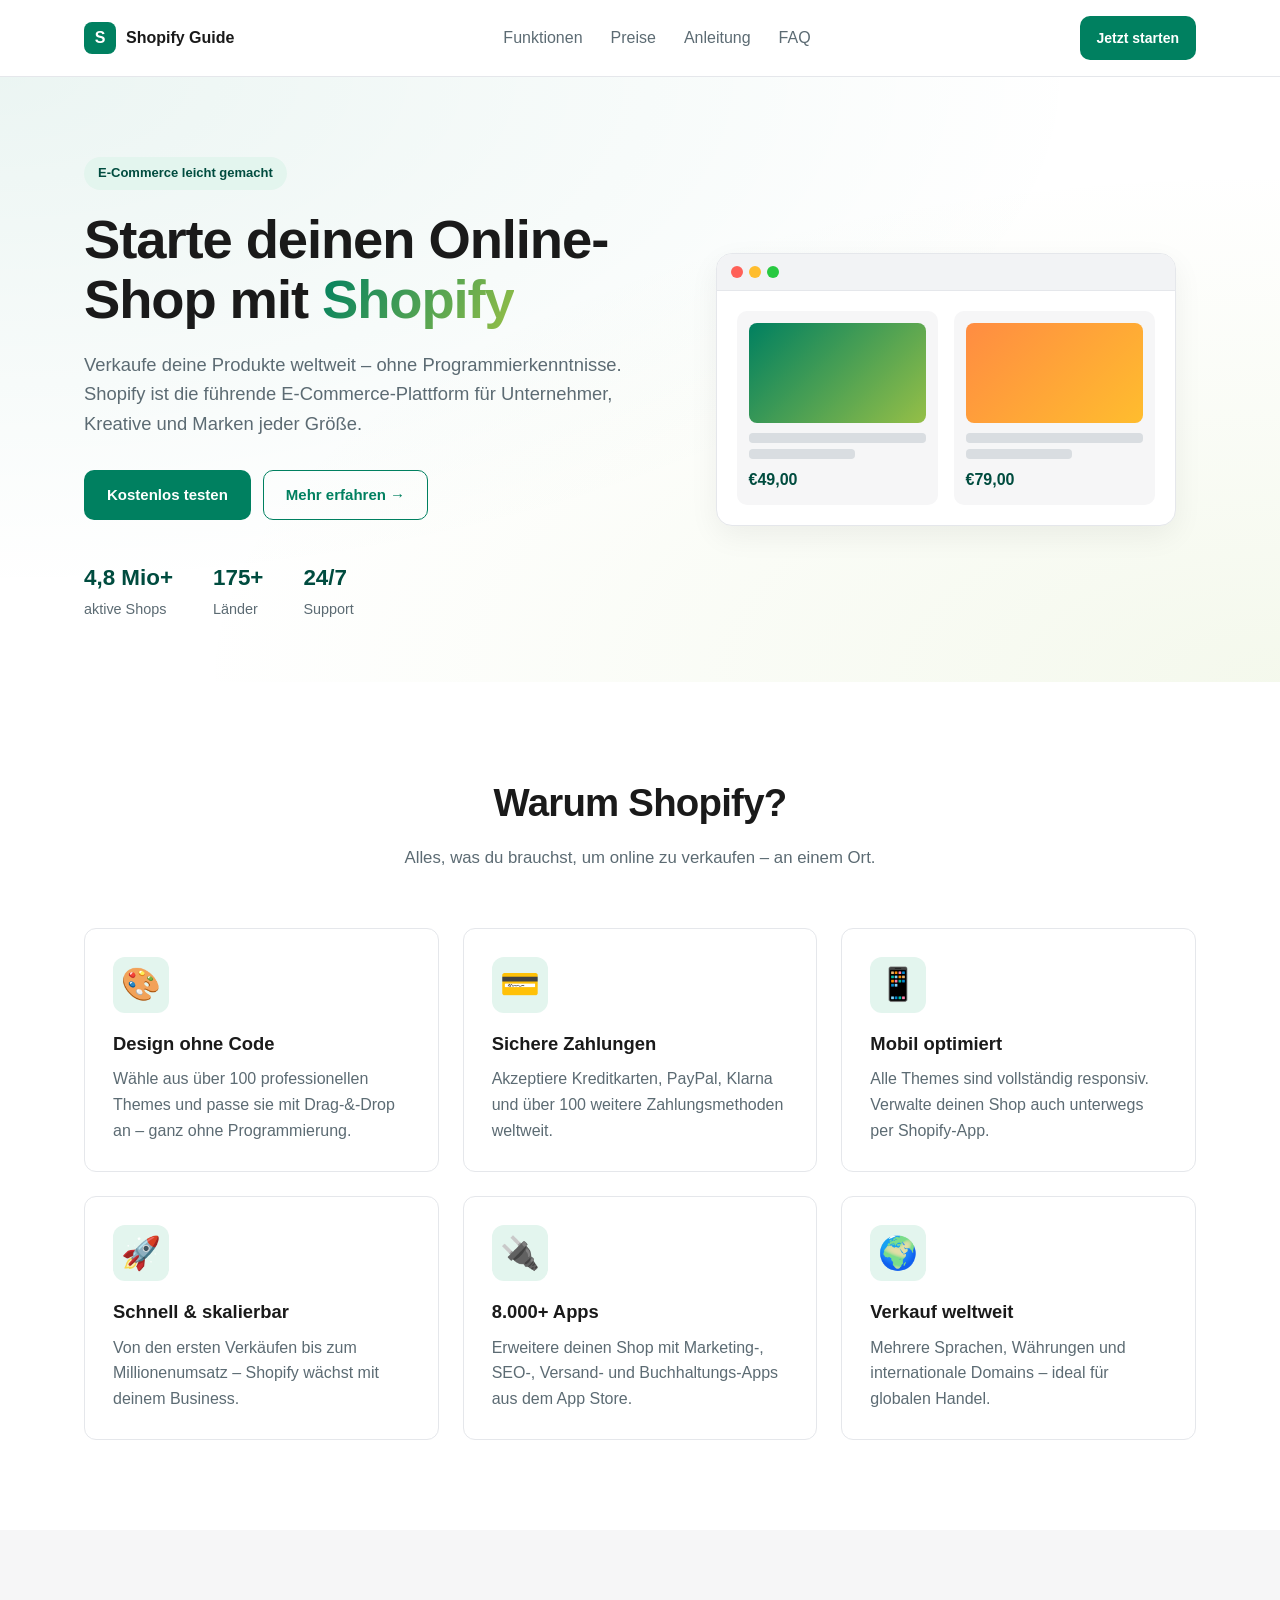
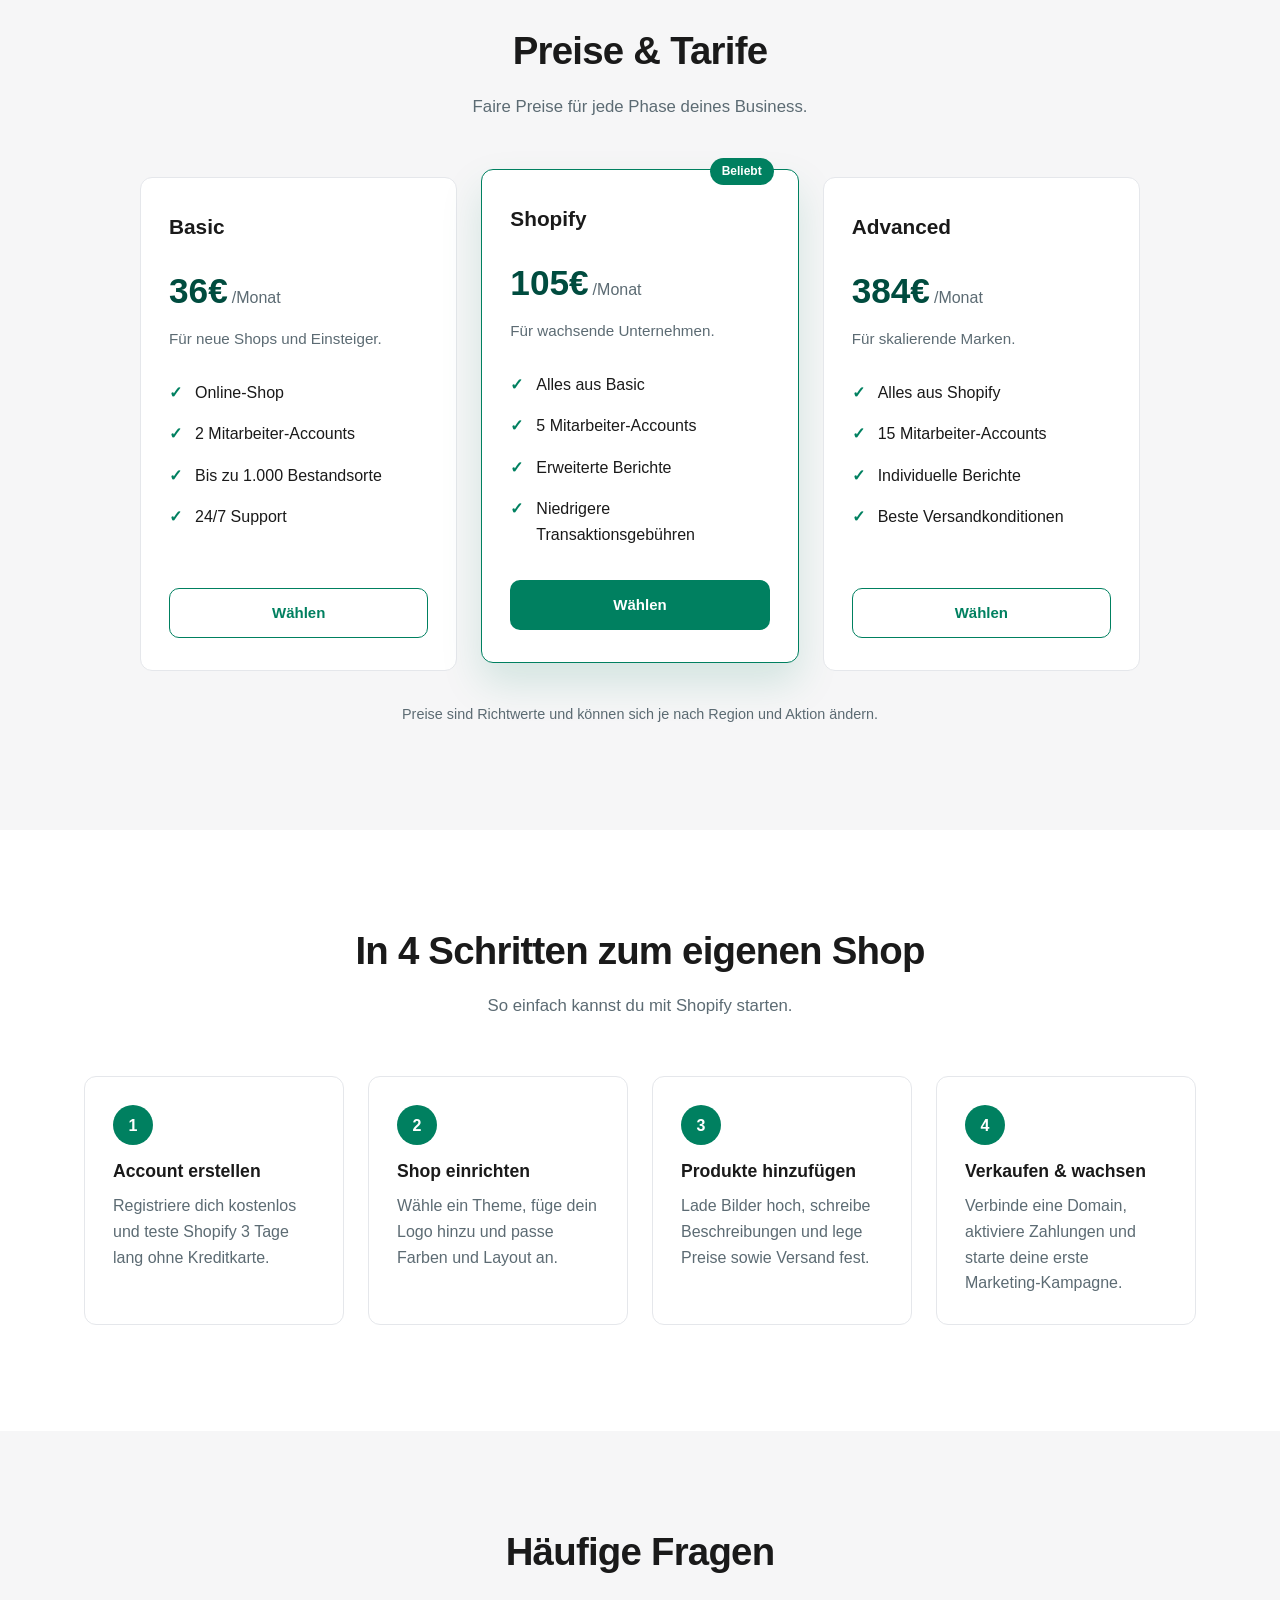
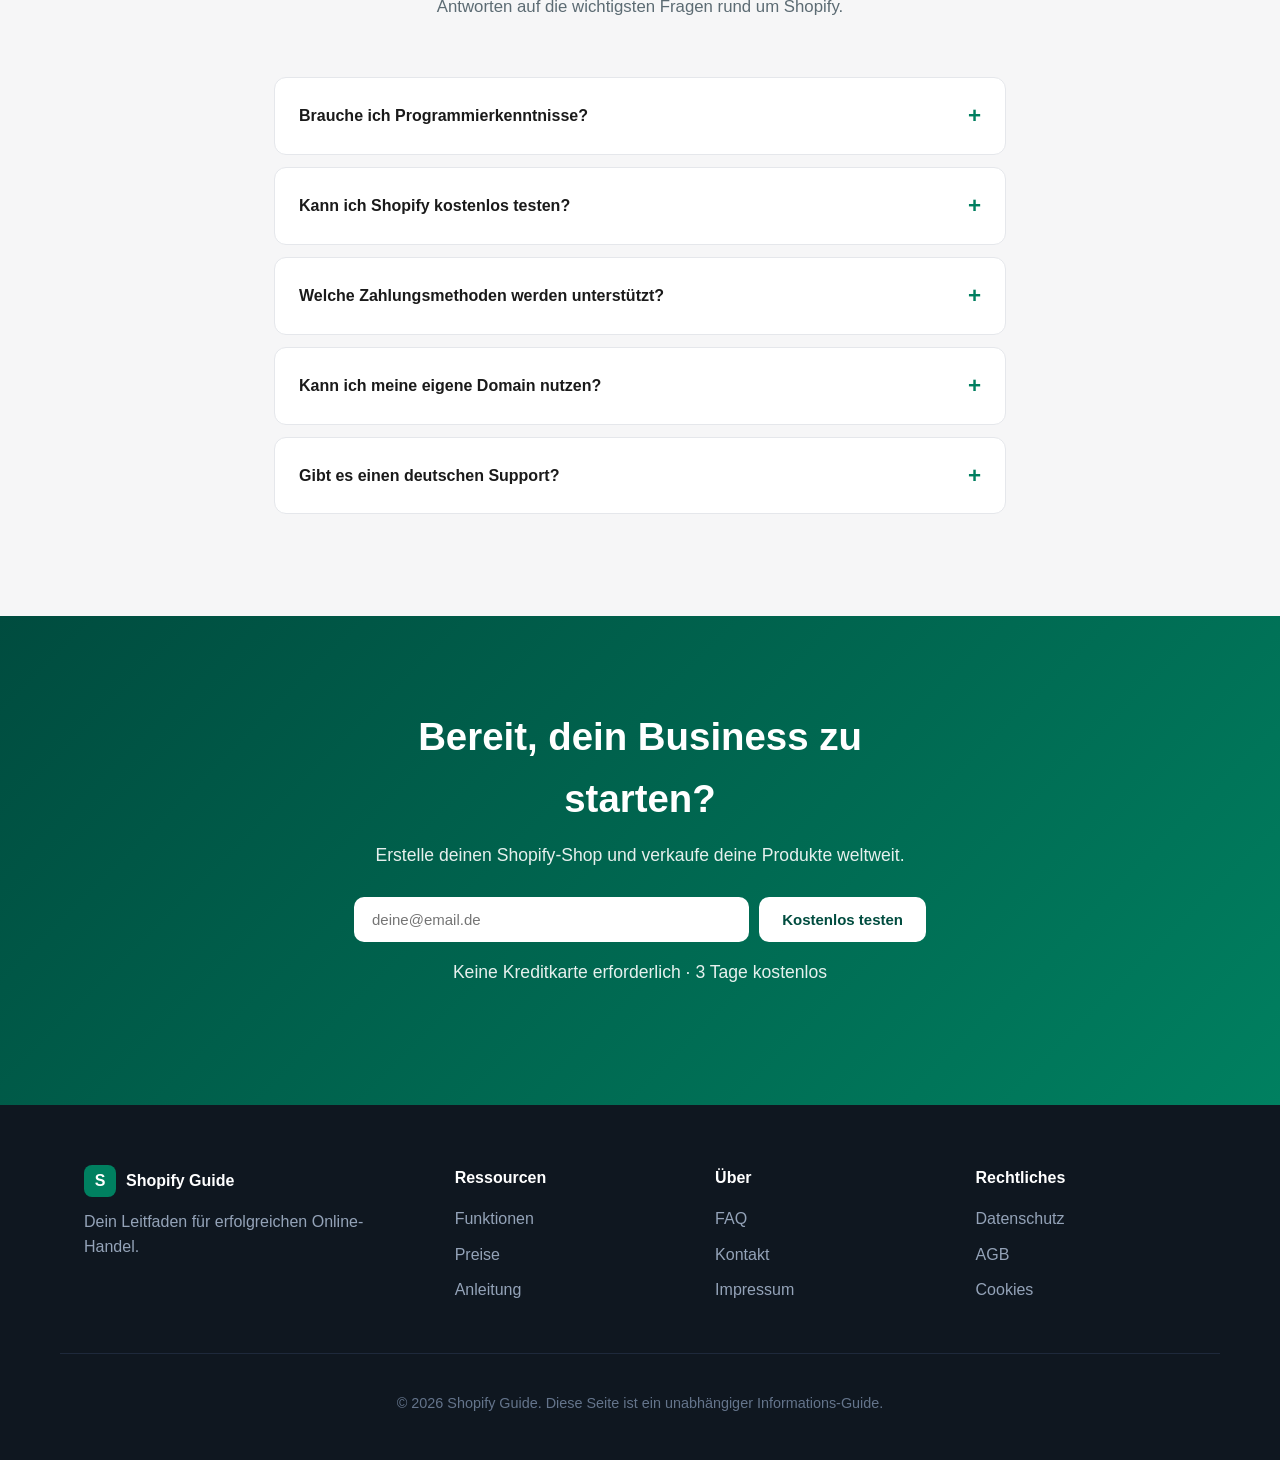
<file: index.html>
<!DOCTYPE html>
<html lang="de">
<head>
    <meta charset="UTF-8">
    <meta name="viewport" content="width=device-width, initial-scale=1.0">
    <title>Shopify Guide – Dein Weg zum eigenen Online-Shop</title>
    <meta name="description" content="Alles über Shopify: Funktionen, Preise, Vorteile und wie du deinen eigenen Online-Shop startest.">
    <link rel="stylesheet" href="styles.css">
</head>
<body>
    <header class="site-header">
        <nav class="nav container">
            <a href="#" class="logo">
                <span class="logo-mark">S</span>
                <span class="logo-text">Shopify Guide</span>
            </a>
            <ul class="nav-links">
                <li><a href="#features">Funktionen</a></li>
                <li><a href="#pricing">Preise</a></li>
                <li><a href="#steps">Anleitung</a></li>
                <li><a href="#faq">FAQ</a></li>
            </ul>
            <a href="#cta" class="btn btn-primary btn-sm">Jetzt starten</a>
        </nav>
    </header>

    <main>
        <section class="hero">
            <div class="container hero-grid">
                <div class="hero-content">
                    <span class="badge">E-Commerce leicht gemacht</span>
                    <h1>Starte deinen Online-Shop mit <span class="highlight">Shopify</span></h1>
                    <p class="lead">
                        Verkaufe deine Produkte weltweit – ohne Programmierkenntnisse.
                        Shopify ist die führende E-Commerce-Plattform für Unternehmer,
                        Kreative und Marken jeder Größe.
                    </p>
                    <div class="hero-actions">
                        <a href="#cta" class="btn btn-primary">Kostenlos testen</a>
                        <a href="#features" class="btn btn-ghost">Mehr erfahren →</a>
                    </div>
                    <div class="hero-stats">
                        <div>
                            <strong>4,8 Mio+</strong>
                            <span>aktive Shops</span>
                        </div>
                        <div>
                            <strong>175+</strong>
                            <span>Länder</span>
                        </div>
                        <div>
                            <strong>24/7</strong>
                            <span>Support</span>
                        </div>
                    </div>
                </div>
                <div class="hero-visual">
                    <div class="mock-window">
                        <div class="mock-bar">
                            <span></span><span></span><span></span>
                        </div>
                        <div class="mock-content">
                            <div class="mock-product">
                                <div class="mock-image"></div>
                                <div class="mock-lines">
                                    <div class="line"></div>
                                    <div class="line short"></div>
                                    <div class="mock-price">€49,00</div>
                                </div>
                            </div>
                            <div class="mock-product">
                                <div class="mock-image alt"></div>
                                <div class="mock-lines">
                                    <div class="line"></div>
                                    <div class="line short"></div>
                                    <div class="mock-price">€79,00</div>
                                </div>
                            </div>
                        </div>
                    </div>
                </div>
            </div>
        </section>

        <section id="features" class="section">
            <div class="container">
                <div class="section-header">
                    <h2>Warum Shopify?</h2>
                    <p>Alles, was du brauchst, um online zu verkaufen – an einem Ort.</p>
                </div>
                <div class="features-grid">
                    <article class="feature-card">
                        <div class="feature-icon">🎨</div>
                        <h3>Design ohne Code</h3>
                        <p>Wähle aus über 100 professionellen Themes und passe sie mit Drag-&-Drop an – ganz ohne Programmierung.</p>
                    </article>
                    <article class="feature-card">
                        <div class="feature-icon">💳</div>
                        <h3>Sichere Zahlungen</h3>
                        <p>Akzeptiere Kreditkarten, PayPal, Klarna und über 100 weitere Zahlungsmethoden weltweit.</p>
                    </article>
                    <article class="feature-card">
                        <div class="feature-icon">📱</div>
                        <h3>Mobil optimiert</h3>
                        <p>Alle Themes sind vollständig responsiv. Verwalte deinen Shop auch unterwegs per Shopify-App.</p>
                    </article>
                    <article class="feature-card">
                        <div class="feature-icon">🚀</div>
                        <h3>Schnell & skalierbar</h3>
                        <p>Von den ersten Verkäufen bis zum Millionenumsatz – Shopify wächst mit deinem Business.</p>
                    </article>
                    <article class="feature-card">
                        <div class="feature-icon">🔌</div>
                        <h3>8.000+ Apps</h3>
                        <p>Erweitere deinen Shop mit Marketing-, SEO-, Versand- und Buchhaltungs-Apps aus dem App Store.</p>
                    </article>
                    <article class="feature-card">
                        <div class="feature-icon">🌍</div>
                        <h3>Verkauf weltweit</h3>
                        <p>Mehrere Sprachen, Währungen und internationale Domains – ideal für globalen Handel.</p>
                    </article>
                </div>
            </div>
        </section>

        <section id="pricing" class="section section-alt">
            <div class="container">
                <div class="section-header">
                    <h2>Preise & Tarife</h2>
                    <p>Faire Preise für jede Phase deines Business.</p>
                </div>
                <div class="pricing-grid">
                    <article class="price-card">
                        <h3>Basic</h3>
                        <div class="price"><span class="amount">36€</span><span class="period">/Monat</span></div>
                        <p class="price-desc">Für neue Shops und Einsteiger.</p>
                        <ul>
                            <li>Online-Shop</li>
                            <li>2 Mitarbeiter-Accounts</li>
                            <li>Bis zu 1.000 Bestandsorte</li>
                            <li>24/7 Support</li>
                        </ul>
                        <a href="#cta" class="btn btn-ghost btn-block">Wählen</a>
                    </article>
                    <article class="price-card featured">
                        <span class="tag">Beliebt</span>
                        <h3>Shopify</h3>
                        <div class="price"><span class="amount">105€</span><span class="period">/Monat</span></div>
                        <p class="price-desc">Für wachsende Unternehmen.</p>
                        <ul>
                            <li>Alles aus Basic</li>
                            <li>5 Mitarbeiter-Accounts</li>
                            <li>Erweiterte Berichte</li>
                            <li>Niedrigere Transaktionsgebühren</li>
                        </ul>
                        <a href="#cta" class="btn btn-primary btn-block">Wählen</a>
                    </article>
                    <article class="price-card">
                        <h3>Advanced</h3>
                        <div class="price"><span class="amount">384€</span><span class="period">/Monat</span></div>
                        <p class="price-desc">Für skalierende Marken.</p>
                        <ul>
                            <li>Alles aus Shopify</li>
                            <li>15 Mitarbeiter-Accounts</li>
                            <li>Individuelle Berichte</li>
                            <li>Beste Versandkonditionen</li>
                        </ul>
                        <a href="#cta" class="btn btn-ghost btn-block">Wählen</a>
                    </article>
                </div>
                <p class="price-note">Preise sind Richtwerte und können sich je nach Region und Aktion ändern.</p>
            </div>
        </section>

        <section id="steps" class="section">
            <div class="container">
                <div class="section-header">
                    <h2>In 4 Schritten zum eigenen Shop</h2>
                    <p>So einfach kannst du mit Shopify starten.</p>
                </div>
                <ol class="steps">
                    <li>
                        <span class="step-num">1</span>
                        <h3>Account erstellen</h3>
                        <p>Registriere dich kostenlos und teste Shopify 3 Tage lang ohne Kreditkarte.</p>
                    </li>
                    <li>
                        <span class="step-num">2</span>
                        <h3>Shop einrichten</h3>
                        <p>Wähle ein Theme, füge dein Logo hinzu und passe Farben und Layout an.</p>
                    </li>
                    <li>
                        <span class="step-num">3</span>
                        <h3>Produkte hinzufügen</h3>
                        <p>Lade Bilder hoch, schreibe Beschreibungen und lege Preise sowie Versand fest.</p>
                    </li>
                    <li>
                        <span class="step-num">4</span>
                        <h3>Verkaufen & wachsen</h3>
                        <p>Verbinde eine Domain, aktiviere Zahlungen und starte deine erste Marketing-Kampagne.</p>
                    </li>
                </ol>
            </div>
        </section>

        <section id="faq" class="section section-alt">
            <div class="container faq-container">
                <div class="section-header">
                    <h2>Häufige Fragen</h2>
                    <p>Antworten auf die wichtigsten Fragen rund um Shopify.</p>
                </div>
                <div class="faq-list">
                    <details>
                        <summary>Brauche ich Programmierkenntnisse?</summary>
                        <p>Nein. Shopify ist so gestaltet, dass du deinen Shop komplett ohne Code aufsetzen kannst. Für individuelle Anpassungen kannst du Liquid, HTML oder CSS nutzen.</p>
                    </details>
                    <details>
                        <summary>Kann ich Shopify kostenlos testen?</summary>
                        <p>Ja, es gibt eine kostenlose Testphase. Danach kannst du für den ersten Monat oft zu einem stark reduzierten Preis starten.</p>
                    </details>
                    <details>
                        <summary>Welche Zahlungsmethoden werden unterstützt?</summary>
                        <p>Shopify Payments, PayPal, Klarna, Apple Pay, Google Pay, Kreditkarten (Visa, Mastercard, Amex) und über 100 weitere.</p>
                    </details>
                    <details>
                        <summary>Kann ich meine eigene Domain nutzen?</summary>
                        <p>Ja. Du kannst eine bestehende Domain verbinden oder direkt über Shopify eine neue kaufen.</p>
                    </details>
                    <details>
                        <summary>Gibt es einen deutschen Support?</summary>
                        <p>Ja. Shopify bietet 24/7 Support auf Deutsch per Chat, E-Mail und Telefon sowie eine umfangreiche Wissensdatenbank.</p>
                    </details>
                </div>
            </div>
        </section>

        <section id="cta" class="cta">
            <div class="container cta-inner">
                <h2>Bereit, dein Business zu starten?</h2>
                <p>Erstelle deinen Shopify-Shop und verkaufe deine Produkte weltweit.</p>
                <form class="cta-form" onsubmit="return handleSubmit(event)">
                    <input type="email" placeholder="deine@email.de" required aria-label="E-Mail-Adresse">
                    <button type="submit" class="btn btn-primary">Kostenlos testen</button>
                </form>
                <p class="cta-note" id="cta-note">Keine Kreditkarte erforderlich · 3 Tage kostenlos</p>
            </div>
        </section>
    </main>

    <footer class="site-footer">
        <div class="container footer-grid">
            <div>
                <a href="#" class="logo">
                    <span class="logo-mark">S</span>
                    <span class="logo-text">Shopify Guide</span>
                </a>
                <p class="footer-tag">Dein Leitfaden für erfolgreichen Online-Handel.</p>
            </div>
            <div>
                <h4>Ressourcen</h4>
                <ul>
                    <li><a href="#features">Funktionen</a></li>
                    <li><a href="#pricing">Preise</a></li>
                    <li><a href="#steps">Anleitung</a></li>
                </ul>
            </div>
            <div>
                <h4>Über</h4>
                <ul>
                    <li><a href="#faq">FAQ</a></li>
                    <li><a href="#cta">Kontakt</a></li>
                    <li><a href="#">Impressum</a></li>
                </ul>
            </div>
            <div>
                <h4>Rechtliches</h4>
                <ul>
                    <li><a href="#">Datenschutz</a></li>
                    <li><a href="#">AGB</a></li>
                    <li><a href="#">Cookies</a></li>
                </ul>
            </div>
        </div>
        <div class="container footer-bottom">
            <p>© <span id="year"></span> Shopify Guide. Diese Seite ist ein unabhängiger Informations-Guide.</p>
        </div>
    </footer>

    <script src="script.js"></script>
</body>
</html>
</file>
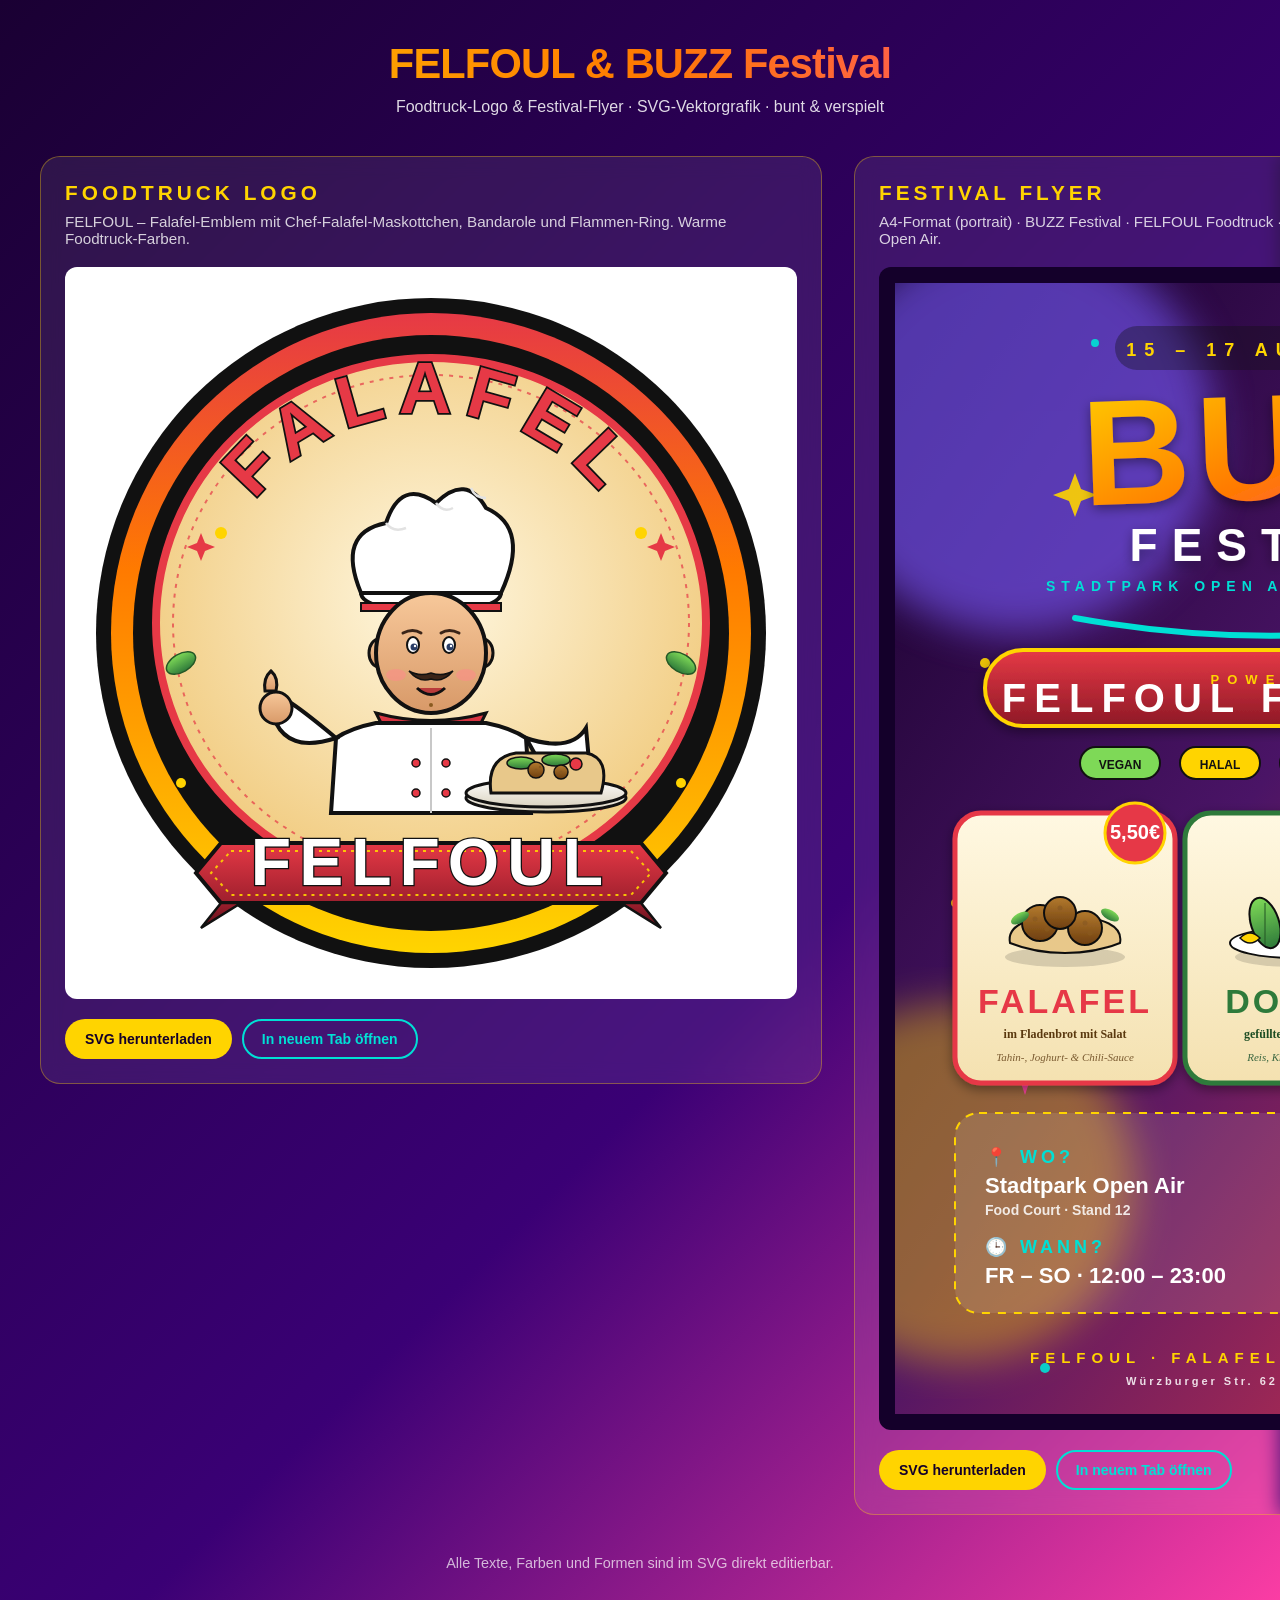
<file: preview.html>
<!DOCTYPE html>
<html lang="de">
<head>
    <meta charset="UTF-8">
    <meta name="viewport" content="width=device-width, initial-scale=1.0">
    <title>FELFOUL & BUZZ Festival – Logo & Flyer</title>
    <style>
        * { box-sizing: border-box; }
        body {
            margin: 0;
            font-family: -apple-system, BlinkMacSystemFont, "Segoe UI", Roboto, sans-serif;
            background: linear-gradient(135deg, #1a0033, #3a0075 60%, #ff3ea5);
            color: white;
            min-height: 100vh;
            padding: 40px 20px;
        }
        header {
            text-align: center;
            margin-bottom: 40px;
        }
        header h1 {
            font-size: clamp(1.8rem, 4vw, 2.6rem);
            margin: 0 0 10px;
            background: linear-gradient(90deg, #FFD400, #FF7A00, #FF3EA5);
            -webkit-background-clip: text;
            background-clip: text;
            color: transparent;
            letter-spacing: -0.02em;
        }
        header p { opacity: 0.85; margin: 0; }
        .grid {
            display: grid;
            grid-template-columns: 1fr;
            gap: 32px;
            max-width: 1200px;
            margin: 0 auto;
        }
        @media (min-width: 900px) {
            .grid { grid-template-columns: 1fr 1fr; align-items: start; }
        }
        .card {
            background: rgba(255, 255, 255, 0.08);
            border: 1px solid rgba(255, 212, 0, 0.35);
            border-radius: 20px;
            padding: 24px;
            backdrop-filter: blur(10px);
        }
        .card h2 {
            margin: 0 0 8px;
            font-size: 1.3rem;
            color: #FFD400;
            letter-spacing: 4px;
            text-transform: uppercase;
        }
        .card .desc { margin: 0 0 20px; opacity: 0.8; font-size: 0.95rem; }
        .frame {
            background: white;
            border-radius: 12px;
            padding: 16px;
            display: grid;
            place-items: center;
            overflow: hidden;
        }
        .frame.dark { background: #14002a; }
        .frame svg, .frame img { width: 100%; height: auto; display: block; }
        .actions {
            display: flex;
            gap: 10px;
            flex-wrap: wrap;
            margin-top: 20px;
        }
        .btn {
            display: inline-flex;
            align-items: center;
            gap: 8px;
            padding: 10px 18px;
            border-radius: 999px;
            font-weight: 700;
            text-decoration: none;
            font-size: 14px;
            border: 2px solid transparent;
            transition: transform .15s;
        }
        .btn:hover { transform: translateY(-2px); }
        .btn-primary { background: #FFD400; color: #14002a; }
        .btn-ghost { border-color: #00E0D5; color: #00E0D5; }
        footer {
            text-align: center;
            margin-top: 40px;
            opacity: 0.7;
            font-size: 0.9rem;
        }
    </style>
</head>
<body>
    <header>
        <h1>FELFOUL &amp; BUZZ Festival</h1>
        <p>Foodtruck-Logo &amp; Festival-Flyer · SVG-Vektorgrafik · bunt &amp; verspielt</p>
    </header>

    <section class="grid">
        <div class="card">
            <h2>Foodtruck Logo</h2>
            <p class="desc">FELFOUL – Falafel-Emblem mit Chef-Falafel-Maskottchen, Bandarole und Flammen-Ring. Warme Foodtruck-Farben.</p>
            <div class="frame">
                <object data="logo.svg" type="image/svg+xml" aria-label="FELFOUL Logo"></object>
            </div>
            <div class="actions">
                <a class="btn btn-primary" href="logo.svg" download>SVG herunterladen</a>
                <a class="btn btn-ghost" href="logo.svg" target="_blank">In neuem Tab öffnen</a>
            </div>
        </div>

        <div class="card">
            <h2>Festival Flyer</h2>
            <p class="desc">A4-Format (portrait) · BUZZ Festival · FELFOUL Foodtruck · Falafel · Dolma · Slush-Eis · 15–17 AUG 2026 · Stadtpark Open Air.</p>
            <div class="frame dark">
                <object data="flyer.svg" type="image/svg+xml" aria-label="BUZZ Festival Flyer"></object>
            </div>
            <div class="actions">
                <a class="btn btn-primary" href="flyer.svg" download>SVG herunterladen</a>
                <a class="btn btn-ghost" href="flyer.svg" target="_blank">In neuem Tab öffnen</a>
            </div>
        </div>
    </section>

    <footer>
        <p>Alle Texte, Farben und Formen sind im SVG direkt editierbar.</p>
    </footer>
</body>
</html>
</file>
<file: styles.css>
:root {
    --brand: #008060;
    --brand-dark: #004c3f;
    --brand-light: #e3f5ee;
    --accent: #95bf47;
    --text: #1a1a1a;
    --muted: #5c6b73;
    --bg: #ffffff;
    --bg-alt: #f6f6f7;
    --border: #e5e7eb;
    --radius: 12px;
    --shadow: 0 10px 30px rgba(0, 0, 0, 0.06);
    --max-width: 1160px;
    --font: -apple-system, BlinkMacSystemFont, "Segoe UI", Roboto, "Helvetica Neue", Arial, sans-serif;
}

* { box-sizing: border-box; }

html { scroll-behavior: smooth; }

body {
    margin: 0;
    font-family: var(--font);
    color: var(--text);
    background: var(--bg);
    line-height: 1.6;
    -webkit-font-smoothing: antialiased;
}

img { max-width: 100%; display: block; }

a { color: inherit; text-decoration: none; }

.container {
    max-width: var(--max-width);
    margin: 0 auto;
    padding: 0 24px;
}

/* ---------- Header ---------- */
.site-header {
    position: sticky;
    top: 0;
    z-index: 50;
    background: rgba(255, 255, 255, 0.85);
    backdrop-filter: blur(10px);
    border-bottom: 1px solid var(--border);
}

.nav {
    display: flex;
    align-items: center;
    justify-content: space-between;
    padding-top: 16px;
    padding-bottom: 16px;
    gap: 24px;
}

.logo { display: flex; align-items: center; gap: 10px; font-weight: 700; }

.logo-mark {
    width: 32px; height: 32px;
    background: var(--brand);
    color: white;
    border-radius: 8px;
    display: grid; place-items: center;
    font-weight: 800;
}

.nav-links {
    display: flex;
    list-style: none;
    gap: 28px;
    margin: 0;
    padding: 0;
}

.nav-links a { color: var(--muted); font-weight: 500; transition: color .15s; }
.nav-links a:hover { color: var(--brand); }

/* ---------- Buttons ---------- */
.btn {
    display: inline-flex;
    align-items: center;
    justify-content: center;
    padding: 12px 22px;
    border-radius: 10px;
    font-weight: 600;
    font-size: 15px;
    cursor: pointer;
    border: 1px solid transparent;
    transition: transform .1s ease, background .15s ease, box-shadow .15s ease;
}

.btn:hover { transform: translateY(-1px); }
.btn:active { transform: translateY(0); }

.btn-primary { background: var(--brand); color: #fff; }
.btn-primary:hover { background: var(--brand-dark); }

.btn-ghost { background: transparent; color: var(--brand); border-color: var(--brand); }
.btn-ghost:hover { background: var(--brand-light); }

.btn-block { width: 100%; }
.btn-sm { padding: 10px 16px; font-size: 14px; }

/* ---------- Hero ---------- */
.hero {
    padding: 80px 0 60px;
    background:
        radial-gradient(ellipse at top left, rgba(0, 128, 96, 0.08), transparent 60%),
        radial-gradient(ellipse at bottom right, rgba(149, 191, 71, 0.10), transparent 60%);
}

.hero-grid {
    display: grid;
    grid-template-columns: 1.1fr 1fr;
    gap: 60px;
    align-items: center;
}

.badge {
    display: inline-block;
    background: var(--brand-light);
    color: var(--brand-dark);
    padding: 6px 14px;
    border-radius: 999px;
    font-size: 13px;
    font-weight: 600;
    margin-bottom: 20px;
}

h1 {
    font-size: clamp(2.2rem, 4.5vw, 3.4rem);
    line-height: 1.1;
    margin: 0 0 20px;
    letter-spacing: -0.02em;
}

.highlight {
    background: linear-gradient(120deg, var(--brand), var(--accent));
    -webkit-background-clip: text;
    background-clip: text;
    color: transparent;
}

.lead {
    font-size: 1.15rem;
    color: var(--muted);
    max-width: 540px;
    margin: 0 0 32px;
}

.hero-actions { display: flex; gap: 12px; flex-wrap: wrap; margin-bottom: 40px; }

.hero-stats {
    display: flex;
    gap: 40px;
    flex-wrap: wrap;
}
.hero-stats strong { display: block; font-size: 1.4rem; color: var(--brand-dark); }
.hero-stats span { color: var(--muted); font-size: 0.9rem; }

/* Mock Shop Preview */
.hero-visual { display: grid; place-items: center; }

.mock-window {
    width: 100%;
    max-width: 460px;
    background: white;
    border-radius: 16px;
    box-shadow: var(--shadow);
    overflow: hidden;
    border: 1px solid var(--border);
}

.mock-bar {
    display: flex;
    gap: 6px;
    padding: 12px 14px;
    background: #f2f3f5;
    border-bottom: 1px solid var(--border);
}
.mock-bar span {
    width: 12px; height: 12px; border-radius: 50%;
    background: #e0e2e5;
}
.mock-bar span:nth-child(1) { background: #ff6058; }
.mock-bar span:nth-child(2) { background: #ffbd2e; }
.mock-bar span:nth-child(3) { background: #28c941; }

.mock-content {
    display: grid;
    grid-template-columns: 1fr 1fr;
    gap: 16px;
    padding: 20px;
}

.mock-product {
    background: var(--bg-alt);
    border-radius: 10px;
    padding: 12px;
}

.mock-image {
    height: 100px;
    background: linear-gradient(135deg, var(--brand), var(--accent));
    border-radius: 8px;
    margin-bottom: 10px;
}
.mock-image.alt {
    background: linear-gradient(135deg, #ff8c42, #ffbd2e);
}

.line {
    height: 10px;
    background: #d9dde1;
    border-radius: 4px;
    margin-bottom: 6px;
}
.line.short { width: 60%; }
.mock-price {
    margin-top: 8px;
    font-weight: 700;
    color: var(--brand-dark);
}

/* ---------- Sections ---------- */
.section { padding: 90px 0; }
.section-alt { background: var(--bg-alt); }

.section-header { text-align: center; max-width: 640px; margin: 0 auto 56px; }
.section-header h2 {
    font-size: clamp(1.8rem, 3vw, 2.4rem);
    margin: 0 0 12px;
    letter-spacing: -0.02em;
}
.section-header p { color: var(--muted); margin: 0; font-size: 1.05rem; }

/* Features */
.features-grid {
    display: grid;
    grid-template-columns: repeat(auto-fit, minmax(280px, 1fr));
    gap: 24px;
}
.feature-card {
    background: white;
    padding: 28px;
    border-radius: var(--radius);
    border: 1px solid var(--border);
    transition: transform .2s, box-shadow .2s;
}
.feature-card:hover {
    transform: translateY(-4px);
    box-shadow: var(--shadow);
    border-color: transparent;
}
.feature-icon {
    font-size: 2rem;
    width: 56px; height: 56px;
    display: grid; place-items: center;
    background: var(--brand-light);
    border-radius: 12px;
    margin-bottom: 16px;
}
.feature-card h3 { margin: 0 0 8px; font-size: 1.15rem; }
.feature-card p { margin: 0; color: var(--muted); }

/* Pricing */
.pricing-grid {
    display: grid;
    grid-template-columns: repeat(auto-fit, minmax(260px, 1fr));
    gap: 24px;
    max-width: 1000px;
    margin: 0 auto;
}
.price-card {
    background: white;
    border: 1px solid var(--border);
    border-radius: var(--radius);
    padding: 32px 28px;
    position: relative;
    display: flex;
    flex-direction: column;
}
.price-card.featured {
    border-color: var(--brand);
    box-shadow: 0 20px 40px rgba(0, 128, 96, 0.15);
    transform: translateY(-8px);
}
.price-card .tag {
    position: absolute;
    top: -12px; right: 24px;
    background: var(--brand);
    color: white;
    font-size: 12px;
    padding: 4px 12px;
    border-radius: 999px;
    font-weight: 600;
}
.price-card h3 { margin: 0 0 8px; font-size: 1.3rem; }
.price { margin: 12px 0 8px; }
.price .amount { font-size: 2.2rem; font-weight: 700; color: var(--brand-dark); }
.price .period { color: var(--muted); margin-left: 4px; }
.price-desc { color: var(--muted); margin: 0 0 20px; font-size: 0.95rem; }
.price-card ul {
    list-style: none;
    padding: 0;
    margin: 0 0 24px;
    flex: 1;
}
.price-card li {
    padding: 8px 0;
    padding-left: 26px;
    position: relative;
    color: var(--text);
}
.price-card li::before {
    content: "✓";
    position: absolute;
    left: 0;
    color: var(--brand);
    font-weight: 700;
}
.price-note { text-align: center; color: var(--muted); font-size: 0.9rem; margin-top: 32px; }

/* Steps */
.steps {
    display: grid;
    grid-template-columns: repeat(auto-fit, minmax(240px, 1fr));
    gap: 24px;
    list-style: none;
    padding: 0;
    counter-reset: step;
}
.steps li {
    background: white;
    border: 1px solid var(--border);
    border-radius: var(--radius);
    padding: 28px;
    position: relative;
}
.step-num {
    display: inline-grid;
    place-items: center;
    width: 40px; height: 40px;
    background: var(--brand);
    color: white;
    border-radius: 50%;
    font-weight: 700;
    margin-bottom: 12px;
}
.steps h3 { margin: 0 0 8px; font-size: 1.1rem; }
.steps p { margin: 0; color: var(--muted); }

/* FAQ */
.faq-container { max-width: 780px; }
.faq-list details {
    background: white;
    border: 1px solid var(--border);
    border-radius: var(--radius);
    padding: 20px 24px;
    margin-bottom: 12px;
    transition: box-shadow .2s;
}
.faq-list details[open] { box-shadow: var(--shadow); }
.faq-list summary {
    font-weight: 600;
    cursor: pointer;
    list-style: none;
    display: flex;
    justify-content: space-between;
    align-items: center;
}
.faq-list summary::-webkit-details-marker { display: none; }
.faq-list summary::after {
    content: "+";
    font-size: 1.4rem;
    color: var(--brand);
    transition: transform .2s;
}
.faq-list details[open] summary::after { content: "−"; }
.faq-list p { margin: 12px 0 0; color: var(--muted); }

/* CTA */
.cta {
    padding: 90px 0;
    background: linear-gradient(135deg, var(--brand-dark), var(--brand));
    color: white;
    text-align: center;
}
.cta-inner { max-width: 620px; margin: 0 auto; }
.cta h2 { font-size: clamp(1.8rem, 3vw, 2.4rem); margin: 0 0 12px; }
.cta p { margin: 0 0 28px; opacity: 0.9; font-size: 1.1rem; }

.cta-form {
    display: flex;
    gap: 10px;
    flex-wrap: wrap;
    justify-content: center;
}
.cta-form input {
    flex: 1;
    min-width: 240px;
    padding: 14px 18px;
    border-radius: 10px;
    border: none;
    font-size: 15px;
    font-family: inherit;
}
.cta-form input:focus { outline: 3px solid rgba(255, 255, 255, 0.4); }
.cta-form .btn-primary { background: white; color: var(--brand-dark); }
.cta-form .btn-primary:hover { background: var(--brand-light); }
.cta-note { margin-top: 16px !important; font-size: 0.9rem; }

/* Footer */
.site-footer {
    background: #0f1720;
    color: #cbd5e1;
    padding: 60px 0 30px;
}
.footer-grid {
    display: grid;
    grid-template-columns: 1.5fr repeat(3, 1fr);
    gap: 40px;
    margin-bottom: 40px;
}
.site-footer .logo-mark { background: var(--brand); }
.site-footer .logo-text { color: white; }
.footer-tag { margin-top: 12px; color: #94a3b8; }
.site-footer h4 { color: white; margin: 0 0 16px; font-size: 1rem; }
.site-footer ul { list-style: none; padding: 0; margin: 0; }
.site-footer li { margin-bottom: 10px; }
.site-footer a { color: #94a3b8; transition: color .15s; }
.site-footer a:hover { color: white; }
.footer-bottom {
    border-top: 1px solid #1e293b;
    padding-top: 24px;
    color: #64748b;
    font-size: 0.9rem;
    text-align: center;
}

/* Responsive */
@media (max-width: 860px) {
    .hero-grid { grid-template-columns: 1fr; }
    .hero-visual { order: -1; }
    .nav-links { display: none; }
    .footer-grid { grid-template-columns: 1fr 1fr; }
    .price-card.featured { transform: none; }
    .section { padding: 60px 0; }
    .hero { padding: 50px 0 30px; }
}

@media (max-width: 480px) {
    .footer-grid { grid-template-columns: 1fr; }
    .hero-stats { gap: 24px; }
}
</file>
